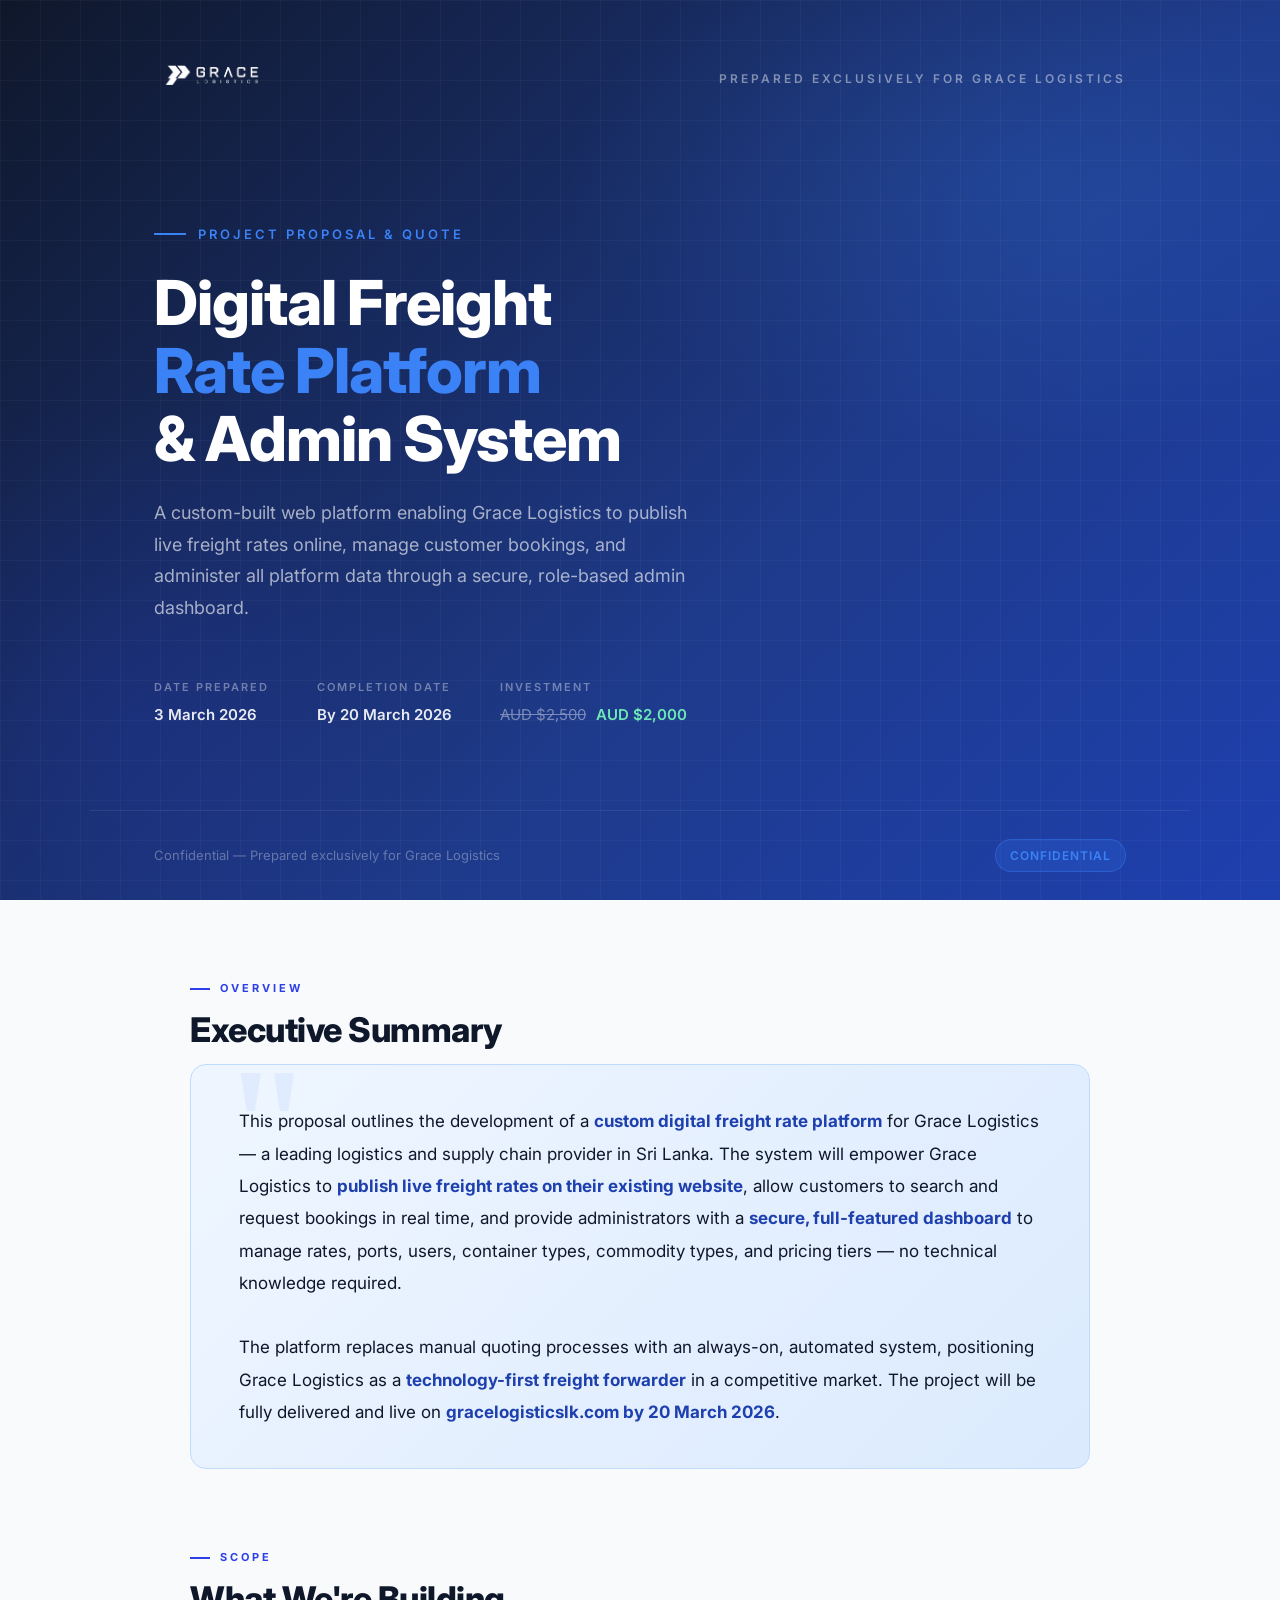
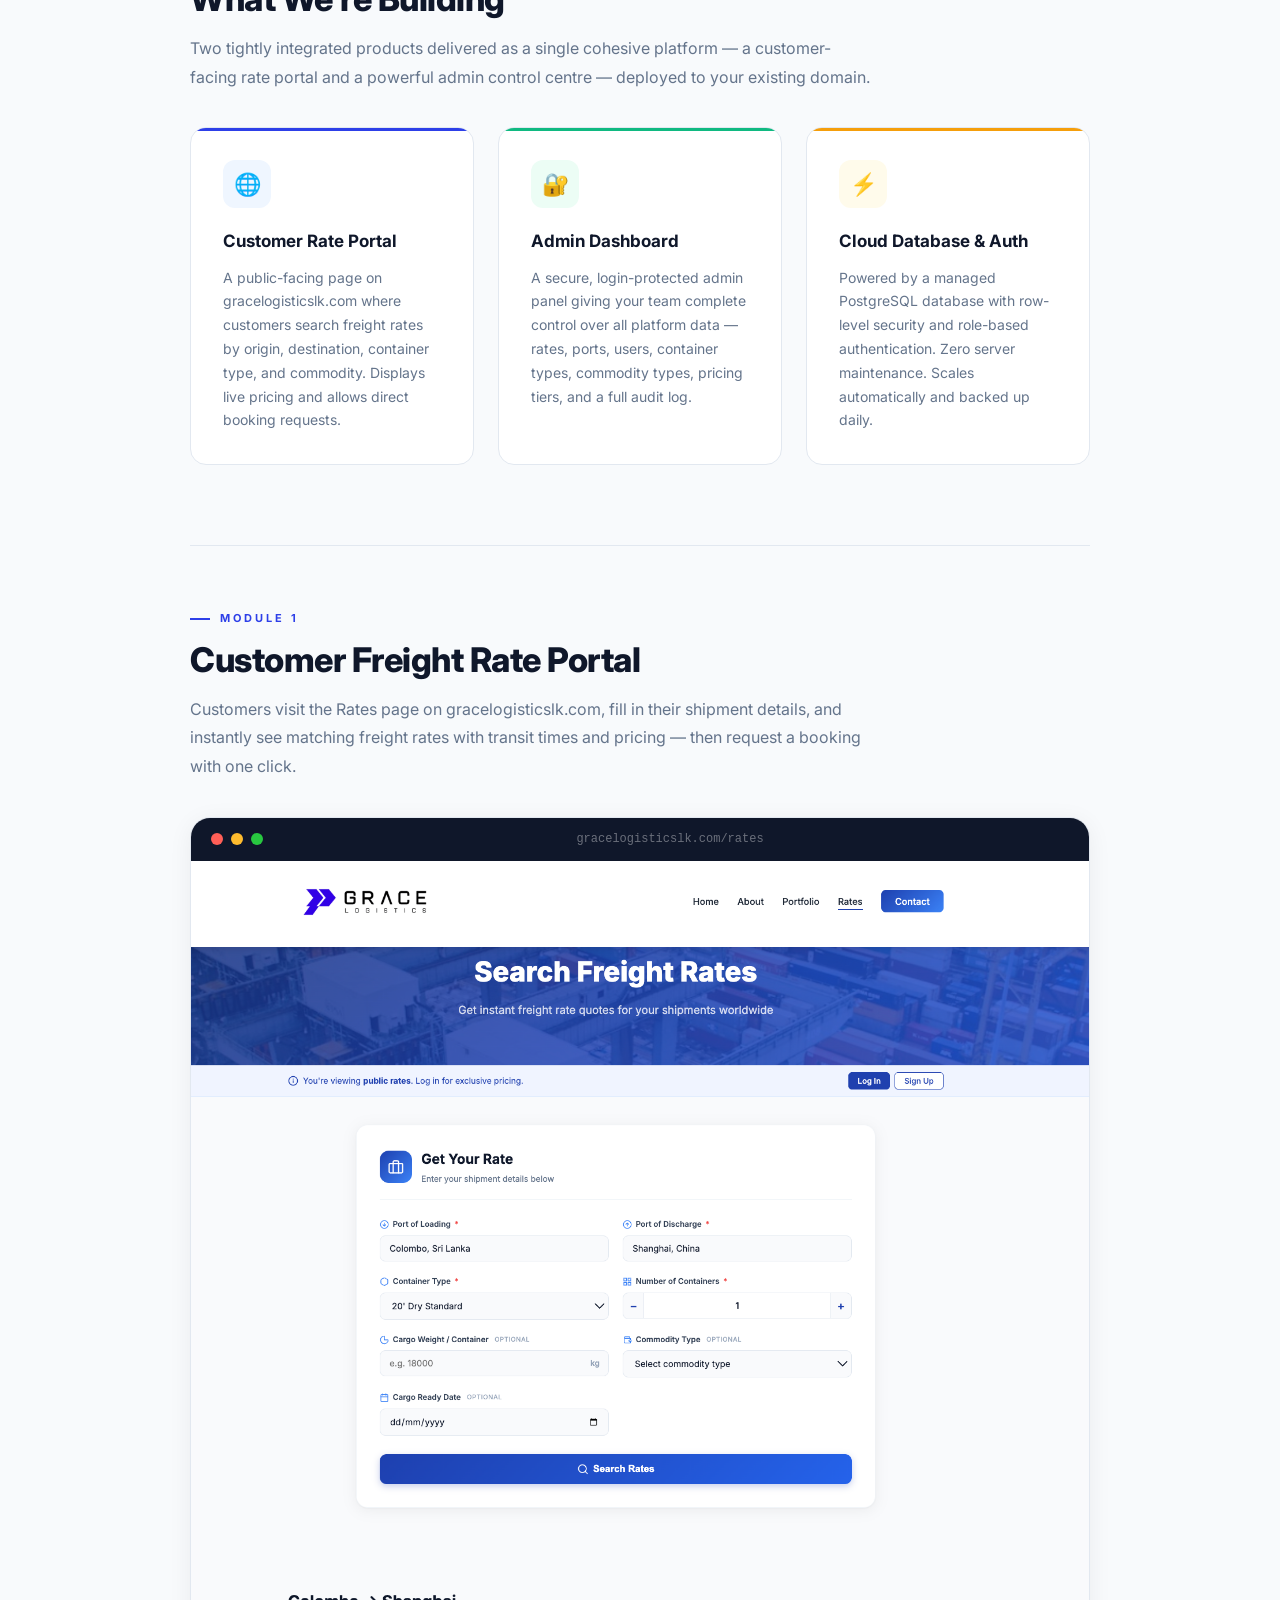
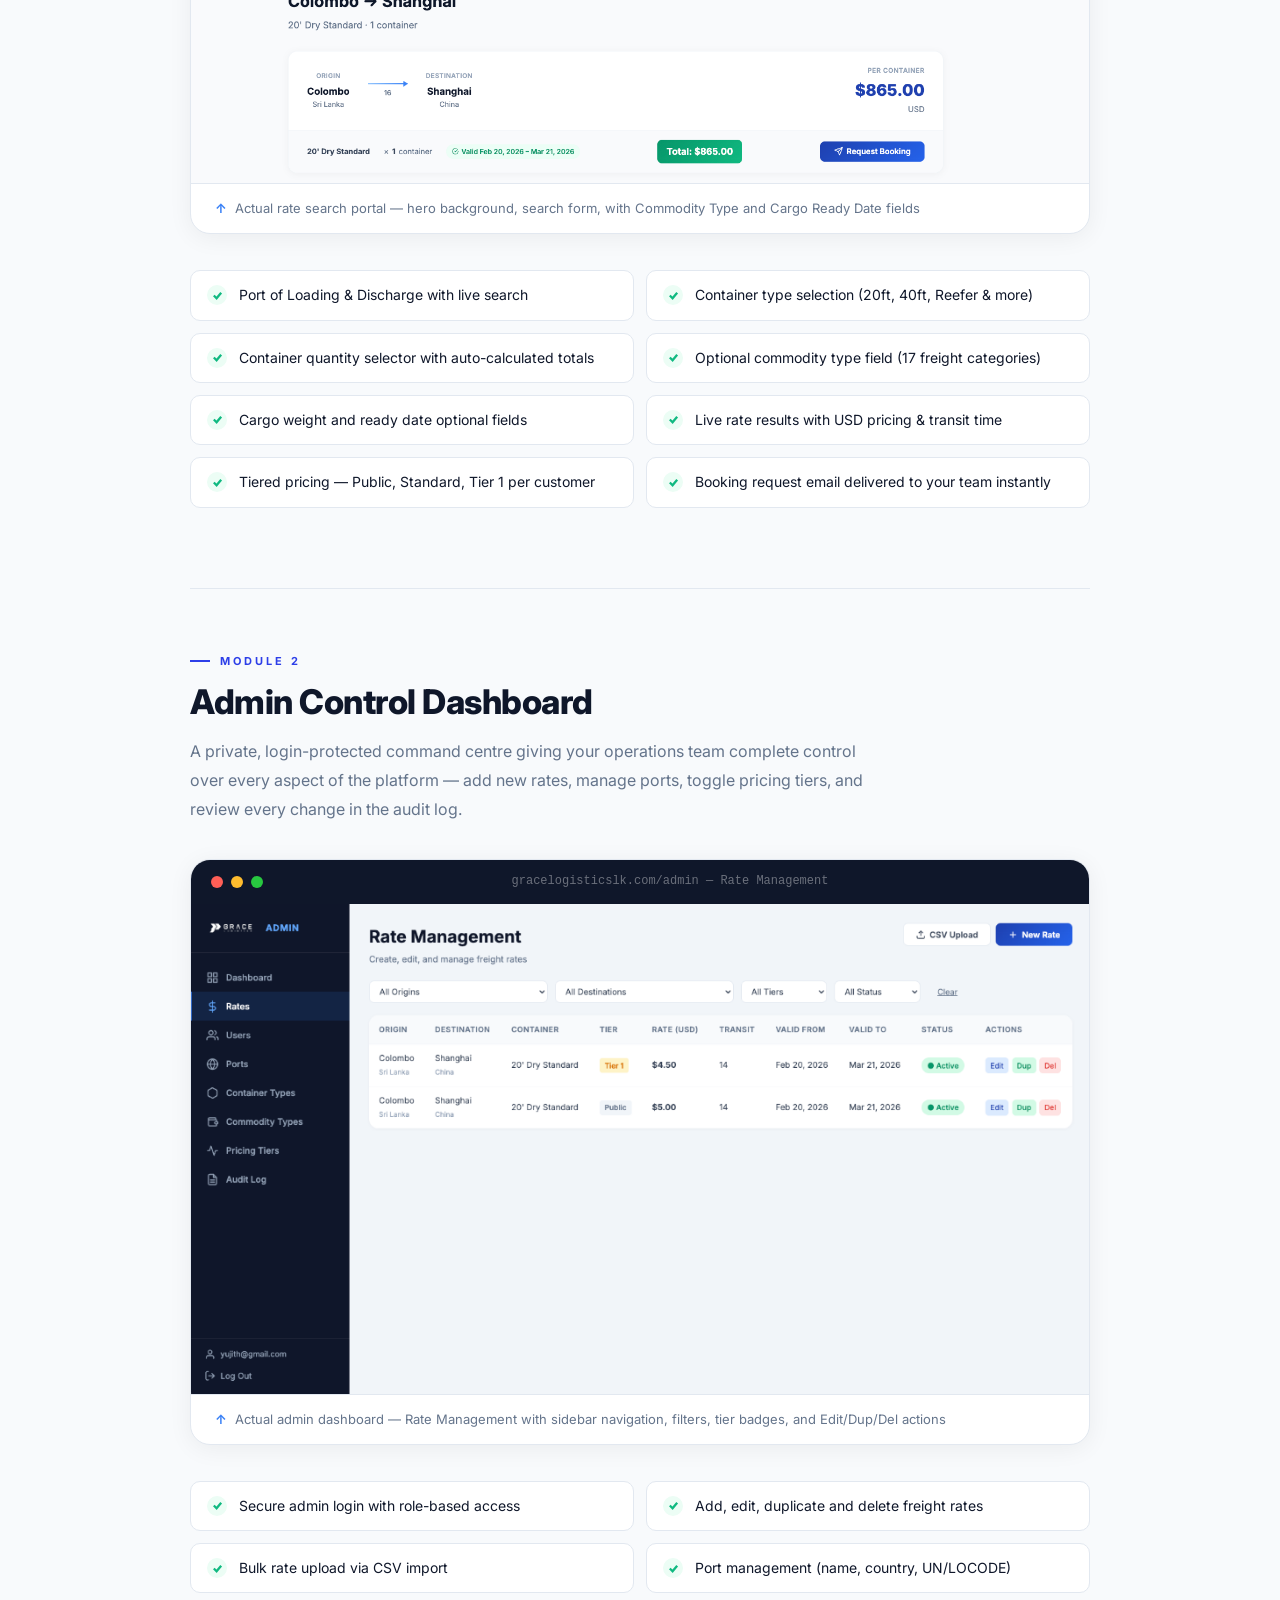
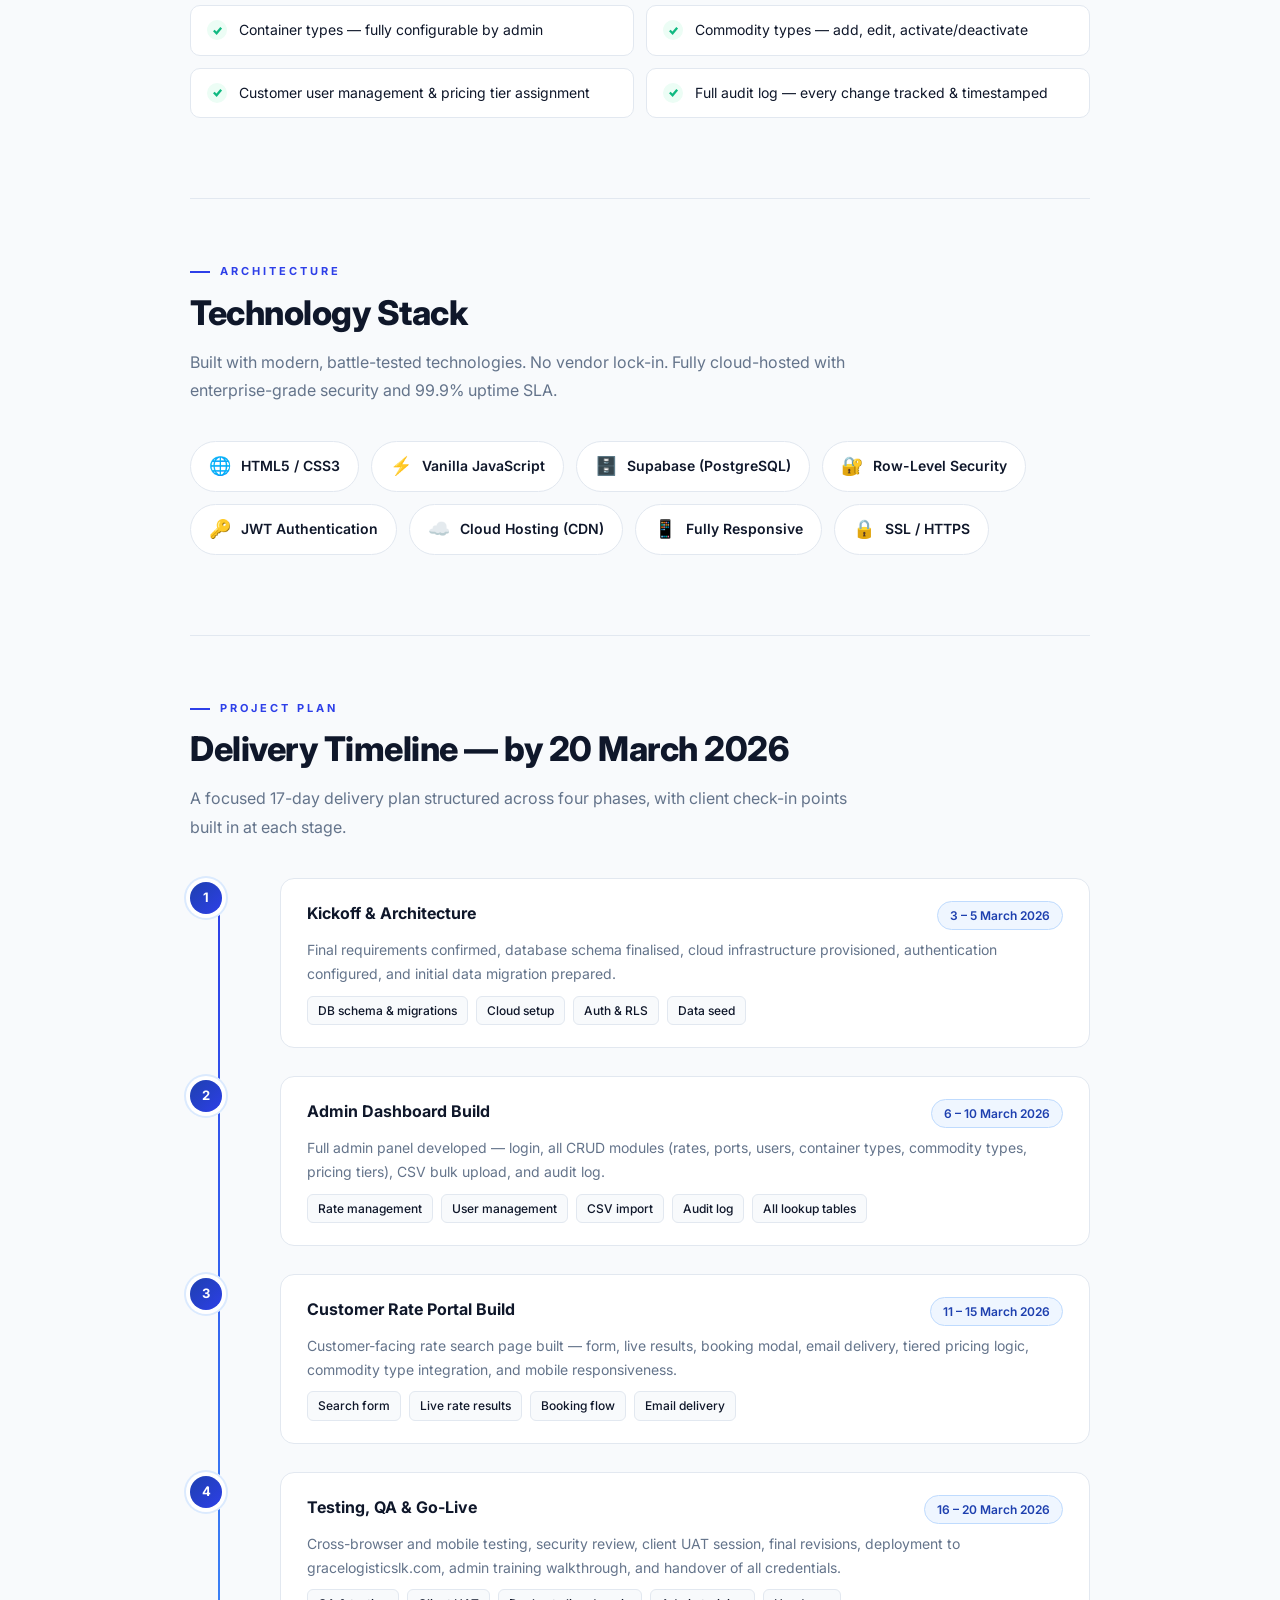
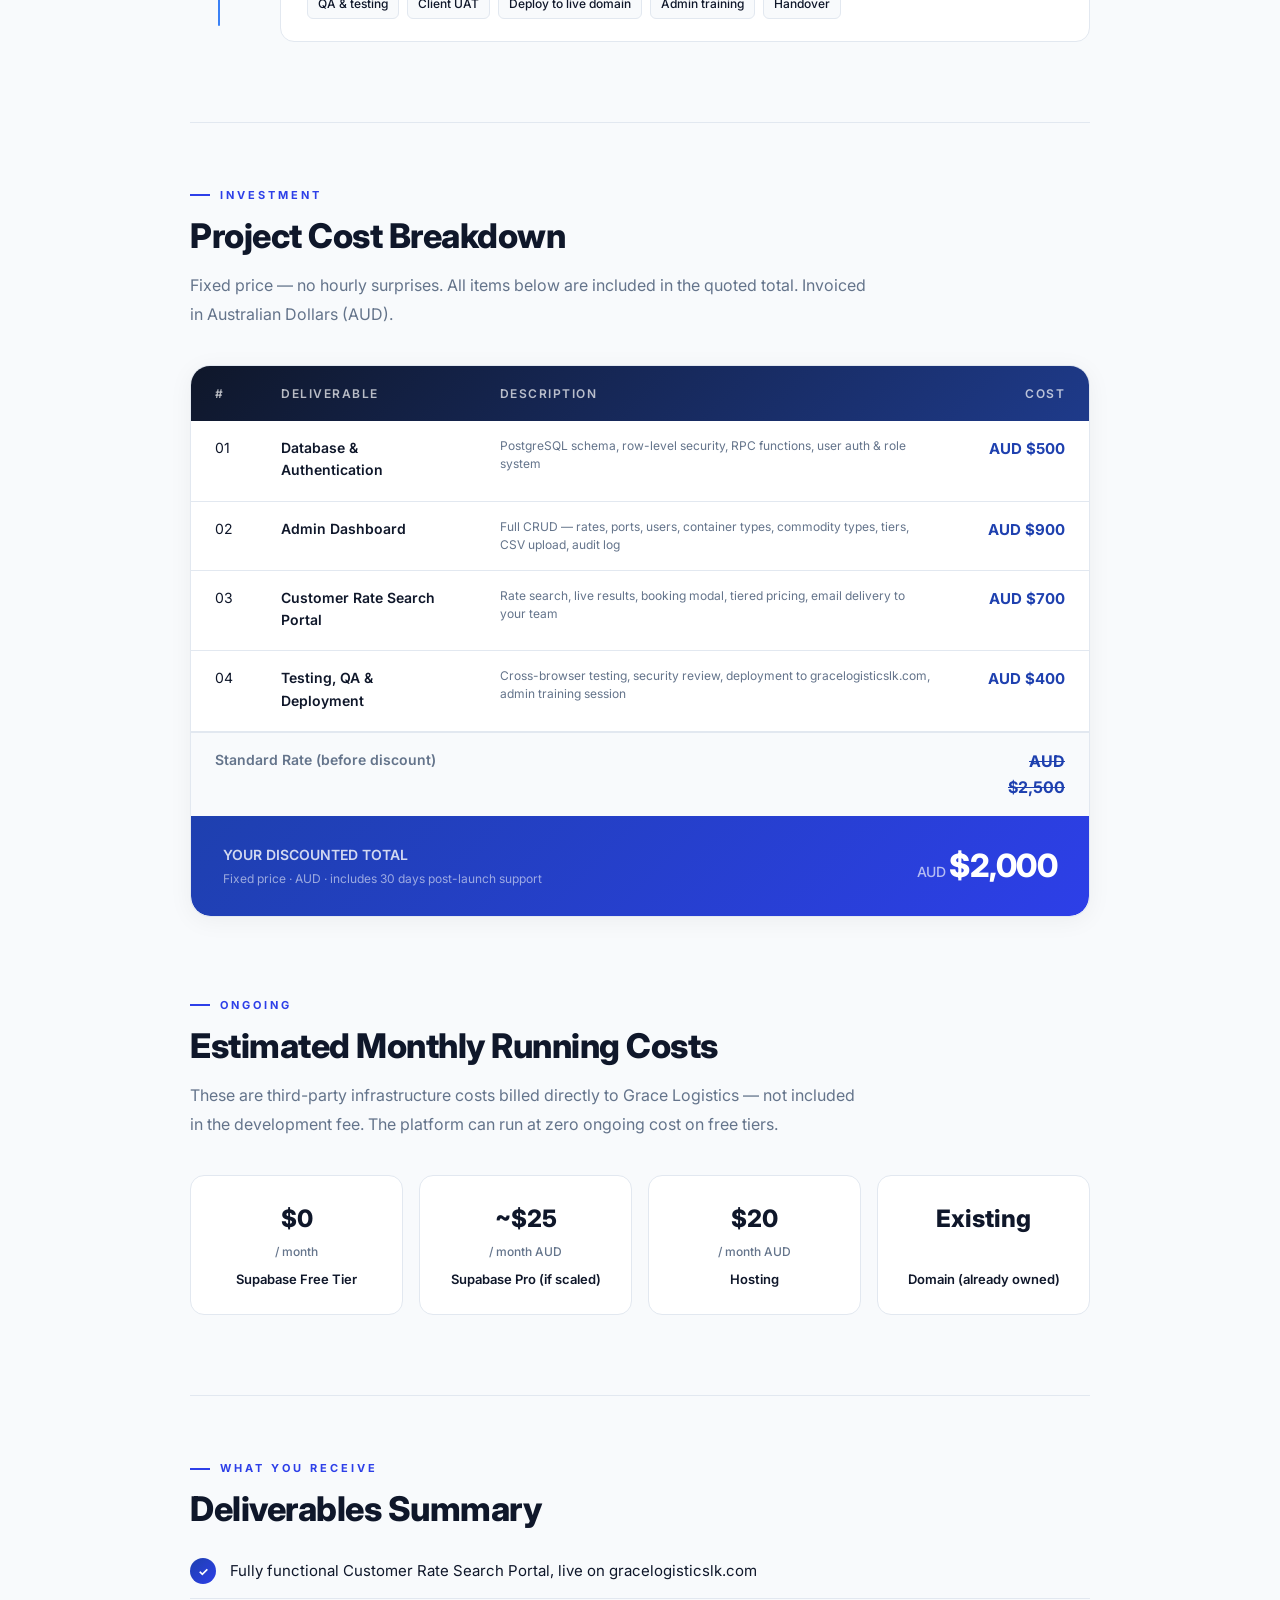
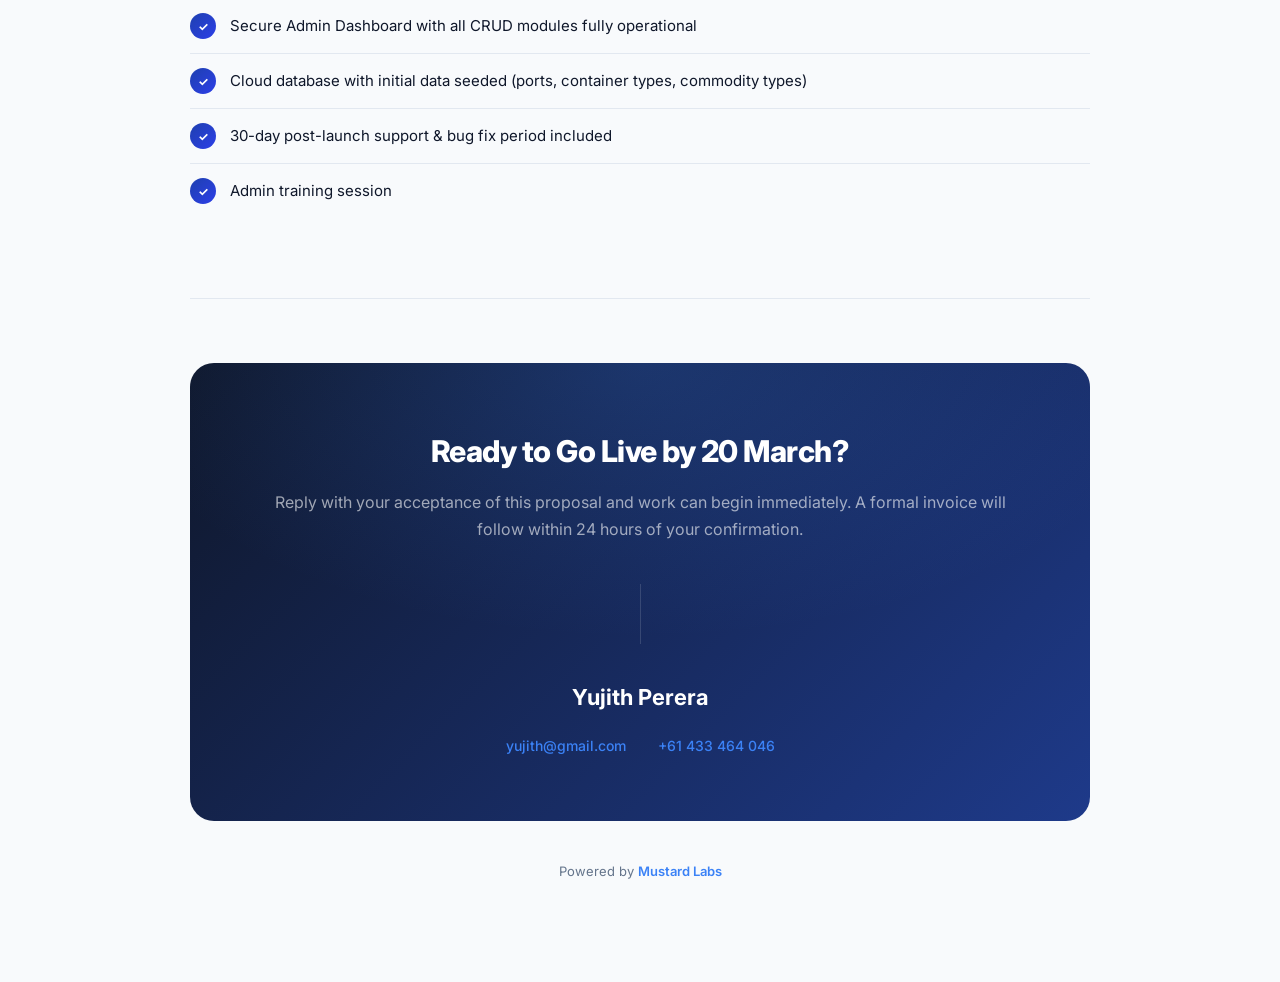
<file: proposal.html>
<!DOCTYPE html>
<html lang="en">

<head>
    <meta charset="UTF-8">
    <meta name="viewport" content="width=device-width, initial-scale=1.0">
    <title>Project Proposal – Grace Logistics Digital Platform</title>
    <link rel="preconnect" href="https://fonts.googleapis.com">
    <link href="https://fonts.googleapis.com/css2?family=Inter:wght@300;400;500;600;700;800;900&display=swap"
        rel="stylesheet">
    <style>
        *,
        *::before,
        *::after {
            box-sizing: border-box;
            margin: 0;
            padding: 0;
        }

        :root {
            --blue: #1e40af;
            --blue-mid: #2D3FE8;
            --blue-lt: #3b82f6;
            --navy: #0f172a;
            --slate: #1e293b;
            --muted: #64748b;
            --border: #e2e8f0;
            --bg: #f8fafc;
            --white: #ffffff;
            --gold: #f59e0b;
            --green: #10b981;
            --red: #ef4444;
        }

        html {
            scroll-behavior: smooth;
        }

        body {
            font-family: 'Inter', sans-serif;
            background: var(--bg);
            color: var(--navy);
            line-height: 1.6;
            font-size: 15px;
        }

        /* ── Cover ── */
        .cover {
            background: linear-gradient(135deg, #0f172a 0%, #1e3a8a 60%, #1e40af 100%);
            min-height: 100vh;
            display: flex;
            flex-direction: column;
            position: relative;
            overflow: hidden;
        }

        .cover::before {
            content: '';
            position: absolute;
            inset: 0;
            background:
                radial-gradient(ellipse 60% 50% at 80% 20%, rgba(59, 130, 246, 0.18) 0%, transparent 60%),
                radial-gradient(ellipse 40% 60% at 10% 80%, rgba(45, 63, 232, 0.15) 0%, transparent 60%);
        }

        .cover-grid {
            position: absolute;
            inset: 0;
            background-image: linear-gradient(rgba(255, 255, 255, 0.03) 1px, transparent 1px), linear-gradient(90deg, rgba(255, 255, 255, 0.03) 1px, transparent 1px);
            background-size: 40px 40px;
        }

        .cover-inner {
            position: relative;
            z-index: 2;
            flex: 1;
            display: flex;
            flex-direction: column;
            padding: 48px 64px;
            max-width: 1100px;
            margin: 0 auto;
            width: 100%;
        }

        .cover-header {
            display: flex;
            justify-content: space-between;
            align-items: center;
            margin-bottom: 80px;
        }

        .cover-logo img {
            height: 54px;
            filter: brightness(0) invert(1);
        }

        .cover-tag {
            font-size: 12px;
            font-weight: 600;
            letter-spacing: 3px;
            color: rgba(255, 255, 255, 0.45);
            text-transform: uppercase;
        }

        .cover-body {
            flex: 1;
            display: flex;
            flex-direction: column;
            justify-content: center;
        }

        .cover-eyebrow {
            font-size: 13px;
            font-weight: 600;
            letter-spacing: 3px;
            text-transform: uppercase;
            color: var(--blue-lt);
            margin-bottom: 24px;
            display: flex;
            align-items: center;
            gap: 12px;
        }

        .cover-eyebrow::before {
            content: '';
            display: block;
            width: 32px;
            height: 2px;
            background: var(--blue-lt);
        }

        .cover-title {
            font-size: clamp(36px, 5vw, 62px);
            font-weight: 800;
            color: #fff;
            line-height: 1.1;
            margin-bottom: 24px;
            letter-spacing: -1px;
        }

        .cover-title span {
            color: var(--blue-lt);
        }

        .cover-subtitle {
            font-size: 18px;
            color: rgba(255, 255, 255, 0.62);
            font-weight: 400;
            max-width: 560px;
            line-height: 1.75;
            margin-bottom: 56px;
        }

        .cover-meta {
            display: flex;
            gap: 48px;
            flex-wrap: wrap;
        }

        .cover-meta-label {
            font-size: 11px;
            letter-spacing: 2px;
            text-transform: uppercase;
            color: rgba(255, 255, 255, 0.38);
            margin-bottom: 6px;
            font-weight: 600;
        }

        .cover-meta-value {
            font-size: 15px;
            font-weight: 600;
            color: rgba(255, 255, 255, 0.9);
        }

        .cover-meta-value .orig {
            text-decoration: line-through;
            opacity: 0.45;
            margin-right: 6px;
            font-weight: 400;
        }

        .cover-meta-value .disc {
            color: #6ee7b7;
        }

        .cover-footer {
            position: relative;
            z-index: 2;
            padding: 28px 64px;
            border-top: 1px solid rgba(255, 255, 255, 0.08);
            display: flex;
            justify-content: space-between;
            align-items: center;
            max-width: 1100px;
            margin: 0 auto;
            width: 100%;
        }

        .cover-footer-text {
            font-size: 13px;
            color: rgba(255, 255, 255, 0.32);
        }

        .cover-badge {
            background: rgba(59, 130, 246, 0.18);
            border: 1px solid rgba(59, 130, 246, 0.38);
            color: var(--blue-lt);
            font-size: 12px;
            font-weight: 600;
            letter-spacing: 1px;
            padding: 6px 14px;
            border-radius: 100px;
        }

        /* ── Page Body ── */
        .page {
            max-width: 980px;
            margin: 0 auto;
            padding: 80px 40px;
        }

        .section {
            margin-bottom: 80px;
        }

        .section-label {
            font-size: 11px;
            font-weight: 700;
            letter-spacing: 3px;
            text-transform: uppercase;
            color: var(--blue-mid);
            margin-bottom: 12px;
            display: flex;
            align-items: center;
            gap: 10px;
        }

        .section-label::before {
            content: '';
            width: 20px;
            height: 2px;
            background: var(--blue-mid);
            display: block;
        }

        .section-title {
            font-size: clamp(24px, 3vw, 34px);
            font-weight: 800;
            color: var(--navy);
            letter-spacing: -0.5px;
            line-height: 1.2;
            margin-bottom: 14px;
        }

        .section-desc {
            font-size: 16px;
            color: var(--muted);
            max-width: 680px;
            line-height: 1.8;
            margin-bottom: 36px;
        }

        /* ── Executive Summary ── */
        .exec-summary {
            background: linear-gradient(135deg, #eff6ff, #dbeafe);
            border: 1px solid #bfdbfe;
            border-radius: 16px;
            padding: 40px 48px;
            margin-bottom: 72px;
            position: relative;
            overflow: hidden;
        }

        .exec-summary::before {
            content: '"';
            position: absolute;
            top: -20px;
            left: 32px;
            font-size: 160px;
            font-weight: 900;
            color: rgba(59, 130, 246, 0.08);
            line-height: 1;
            font-family: Georgia, serif;
        }

        .exec-summary-text {
            font-size: 17px;
            line-height: 1.9;
            color: var(--navy);
            font-weight: 400;
            position: relative;
        }

        .exec-summary-text strong {
            color: var(--blue);
            font-weight: 700;
        }

        /* ── Scope Cards ── */
        .scope-grid {
            display: grid;
            grid-template-columns: repeat(auto-fit, minmax(280px, 1fr));
            gap: 24px;
            margin-bottom: 48px;
        }

        .scope-card {
            background: var(--white);
            border: 1px solid var(--border);
            border-radius: 16px;
            padding: 32px;
            position: relative;
            overflow: hidden;
        }

        .scope-card::after {
            content: '';
            position: absolute;
            top: 0;
            left: 0;
            right: 0;
            height: 3px;
            border-radius: 16px 16px 0 0;
        }

        .scope-card.blue::after {
            background: var(--blue-mid);
        }

        .scope-card.green::after {
            background: var(--green);
        }

        .scope-card.gold::after {
            background: var(--gold);
        }

        .scope-card:hover {
            box-shadow: 0 8px 40px rgba(0, 0, 0, 0.07);
        }

        .scope-icon {
            width: 48px;
            height: 48px;
            border-radius: 12px;
            display: flex;
            align-items: center;
            justify-content: center;
            margin-bottom: 20px;
            font-size: 22px;
        }

        .scope-icon.blue {
            background: #eff6ff;
        }

        .scope-icon.green {
            background: #ecfdf5;
        }

        .scope-icon.gold {
            background: #fffbeb;
        }

        .scope-card-title {
            font-size: 17px;
            font-weight: 700;
            color: var(--navy);
            margin-bottom: 10px;
        }

        .scope-card-desc {
            font-size: 14px;
            color: var(--muted);
            line-height: 1.7;
        }

        /* ── Screenshots ── */
        .screenshot-block {
            background: var(--white);
            border: 1px solid var(--border);
            border-radius: 20px;
            overflow: hidden;
            margin-bottom: 36px;
            box-shadow: 0 4px 24px rgba(0, 0, 0, 0.06);
        }

        .screenshot-bar {
            background: var(--navy);
            padding: 12px 20px;
            display: flex;
            align-items: center;
            gap: 8px;
        }

        .dot {
            width: 12px;
            height: 12px;
            border-radius: 50%;
        }

        .dot.r {
            background: #ff5f57;
        }

        .dot.y {
            background: #febc2e;
        }

        .dot.g {
            background: #28c840;
        }

        .screenshot-url {
            flex: 1;
            text-align: center;
            font-size: 12px;
            color: rgba(255, 255, 255, 0.38);
            font-family: monospace;
        }

        .screenshot-block img {
            width: 100%;
            display: block;
        }

        .screenshot-caption {
            padding: 14px 24px;
            font-size: 13px;
            color: var(--muted);
            border-top: 1px solid var(--border);
            display: flex;
            align-items: center;
            gap: 8px;
        }

        .screenshot-caption::before {
            content: '↑';
            color: var(--blue-lt);
            font-weight: 700;
        }

        /* ── Features ── */
        .feature-columns {
            display: grid;
            grid-template-columns: 1fr 1fr;
            gap: 12px;
            margin-bottom: 40px;
        }

        .feature-item {
            display: flex;
            align-items: flex-start;
            gap: 12px;
            padding: 13px 16px;
            background: var(--white);
            border: 1px solid var(--border);
            border-radius: 10px;
            font-size: 14px;
            color: var(--navy);
        }

        .feature-check {
            width: 20px;
            height: 20px;
            background: #ecfdf5;
            border-radius: 50%;
            display: flex;
            align-items: center;
            justify-content: center;
            flex-shrink: 0;
            margin-top: 1px;
        }

        .feature-check svg {
            width: 11px;
            height: 11px;
            stroke: var(--green);
            stroke-width: 2.5;
        }

        /* ── Timeline ── */
        .timeline {
            position: relative;
        }

        .timeline::before {
            content: '';
            position: absolute;
            left: 28px;
            top: 16px;
            bottom: 16px;
            width: 2px;
            background: linear-gradient(180deg, var(--blue-mid), var(--blue-lt));
            border-radius: 2px;
        }

        .tl-item {
            display: flex;
            gap: 32px;
            margin-bottom: 28px;
        }

        .tl-dot {
            width: 58px;
            flex-shrink: 0;
            display: flex;
            align-items: flex-start;
        }

        .tl-circle {
            width: 32px;
            height: 32px;
            background: linear-gradient(135deg, var(--blue), var(--blue-mid));
            border-radius: 50%;
            display: flex;
            align-items: center;
            justify-content: center;
            color: white;
            font-size: 13px;
            font-weight: 700;
            flex-shrink: 0;
            position: relative;
            z-index: 1;
            box-shadow: 0 0 0 4px white, 0 0 0 6px #dbeafe;
            margin-top: 4px;
        }

        .tl-content {
            background: var(--white);
            border: 1px solid var(--border);
            border-radius: 14px;
            padding: 22px 26px;
            flex: 1;
        }

        .tl-header {
            display: flex;
            justify-content: space-between;
            align-items: flex-start;
            margin-bottom: 8px;
            flex-wrap: wrap;
            gap: 8px;
        }

        .tl-phase {
            font-size: 16px;
            font-weight: 700;
            color: var(--navy);
        }

        .tl-week {
            font-size: 12px;
            font-weight: 600;
            color: var(--blue);
            background: #eff6ff;
            border: 1px solid #bfdbfe;
            padding: 4px 12px;
            border-radius: 100px;
            white-space: nowrap;
        }

        .tl-desc {
            font-size: 14px;
            color: var(--muted);
            line-height: 1.7;
            margin-bottom: 10px;
        }

        .tl-tasks {
            display: flex;
            flex-wrap: wrap;
            gap: 8px;
        }

        .tl-task {
            font-size: 12px;
            font-weight: 500;
            color: var(--navy);
            background: var(--bg);
            border: 1px solid var(--border);
            padding: 4px 10px;
            border-radius: 6px;
        }

        /* ── Pricing ── */
        .pricing-table {
            background: var(--white);
            border: 1px solid var(--border);
            border-radius: 20px;
            overflow: hidden;
            margin-bottom: 24px;
            box-shadow: 0 4px 24px rgba(0, 0, 0, 0.05);
        }

        .pricing-table table {
            width: 100%;
            border-collapse: collapse;
        }

        .pricing-table thead {
            background: linear-gradient(135deg, #0f172a, #1e3a8a);
            color: white;
        }

        .pricing-table thead th {
            padding: 18px 24px;
            text-align: left;
            font-size: 12px;
            font-weight: 600;
            letter-spacing: 1.5px;
            text-transform: uppercase;
            color: rgba(255, 255, 255, 0.7);
        }

        .pricing-table thead th:last-child {
            text-align: right;
        }

        .pricing-table tbody tr {
            border-bottom: 1px solid var(--border);
        }

        .pricing-table tbody tr:last-child {
            border-bottom: none;
        }

        .pricing-table tbody tr:hover {
            background: #f8fafc;
        }

        .pricing-table tbody td {
            padding: 16px 24px;
            font-size: 14px;
            color: var(--navy);
            vertical-align: top;
        }

        .pricing-table tbody td:last-child {
            text-align: right;
            font-weight: 700;
            font-size: 15px;
            color: var(--blue);
        }

        .item-title {
            font-weight: 600;
            margin-bottom: 3px;
        }

        .item-desc {
            font-size: 12px;
            color: var(--muted);
            line-height: 1.5;
        }

        .pricing-subtotal {
            background: #f8fafc;
            border-top: 2px solid var(--border);
        }

        .pricing-subtotal td {
            padding: 14px 24px;
            font-size: 14px;
            color: var(--muted);
        }

        .pricing-subtotal td:last-child {
            font-size: 16px;
            color: var(--muted);
            text-decoration: line-through;
        }

        .pricing-total {
            background: linear-gradient(135deg, #1e40af, #2D3FE8);
            color: white;
            padding: 24px 32px;
            display: flex;
            justify-content: space-between;
            align-items: center;
            border-radius: 0 0 20px 20px;
        }

        .pricing-total-label {
            font-size: 14px;
            font-weight: 600;
            opacity: 0.8;
        }

        .pricing-total-sub {
            font-size: 12px;
            opacity: 0.55;
            margin-top: 3px;
        }

        .pricing-total-amount {
            font-size: 32px;
            font-weight: 800;
            letter-spacing: -0.5px;
        }

        .pricing-total-amount .aud-label {
            font-size: 14px;
            font-weight: 500;
            opacity: 0.65;
            margin-right: 4px;
        }

        .savings-badge {
            display: inline-flex;
            align-items: center;
            gap: 6px;
            background: #dcfce7;
            border: 1px solid #86efac;
            color: #15803d;
            font-size: 13px;
            font-weight: 700;
            padding: 8px 16px;
            border-radius: 100px;
            margin-bottom: 20px;
        }

        .pricing-note {
            font-size: 13px;
            color: var(--muted);
            margin-top: 12px;
            padding: 14px 20px;
            background: #fffbeb;
            border: 1px solid #fde68a;
            border-radius: 10px;
            display: flex;
            gap: 10px;
            align-items: flex-start;
        }

        /* ── Recurring Costs ── */
        .recurring-grid {
            display: grid;
            grid-template-columns: repeat(auto-fit, minmax(180px, 1fr));
            gap: 16px;
            margin-bottom: 48px;
        }

        .recurring-card {
            background: var(--white);
            border: 1px solid var(--border);
            border-radius: 14px;
            padding: 24px;
            text-align: center;
        }

        .recurring-card .amount {
            font-size: 24px;
            font-weight: 800;
            color: var(--navy);
            margin-bottom: 4px;
        }

        .recurring-card .period {
            font-size: 12px;
            color: var(--muted);
            font-weight: 500;
            margin-bottom: 8px;
        }

        .recurring-card .label {
            font-size: 13px;
            font-weight: 600;
            color: var(--navy);
        }

        /* ── Tech Stack ── */
        .tech-grid {
            display: flex;
            flex-wrap: wrap;
            gap: 12px;
            margin-bottom: 48px;
        }

        .tech-pill {
            display: flex;
            align-items: center;
            gap: 10px;
            padding: 10px 18px;
            background: var(--white);
            border: 1px solid var(--border);
            border-radius: 100px;
            font-size: 14px;
            font-weight: 600;
            color: var(--navy);
        }

        .tech-pill span {
            font-size: 18px;
        }

        /* ── Deliverables ── */
        .deliverables-list {
            list-style: none;
            margin-bottom: 48px;
        }

        .deliverables-list li {
            display: flex;
            align-items: center;
            gap: 14px;
            padding: 14px 0;
            border-bottom: 1px solid var(--border);
            font-size: 15px;
            color: var(--navy);
        }

        .deliverables-list li:last-child {
            border-bottom: none;
        }

        .deliverables-list li::before {
            content: '✓';
            width: 26px;
            height: 26px;
            background: linear-gradient(135deg, var(--blue), var(--blue-mid));
            color: white;
            border-radius: 50%;
            display: flex;
            align-items: center;
            justify-content: center;
            font-size: 12px;
            font-weight: 700;
            flex-shrink: 0;
        }

        /* ── CTA ── */
        .cta-block {
            background: linear-gradient(135deg, #0f172a 0%, #1e3a8a 100%);
            border-radius: 24px;
            padding: 64px;
            text-align: center;
            color: white;
            position: relative;
            overflow: hidden;
        }

        .cta-block::before {
            content: '';
            position: absolute;
            inset: 0;
            background: radial-gradient(ellipse 60% 60% at 50% 0%, rgba(59, 130, 246, 0.2), transparent);
        }

        .cta-block * {
            position: relative;
            z-index: 1;
        }

        .cta-block h2 {
            font-size: 30px;
            font-weight: 800;
            margin-bottom: 14px;
            letter-spacing: -0.5px;
        }

        .cta-block p {
            font-size: 16px;
            color: rgba(255, 255, 255, 0.6);
            margin-bottom: 40px;
            line-height: 1.7;
        }

        .cta-divider {
            width: 1px;
            height: 60px;
            background: rgba(255, 255, 255, 0.14);
            margin: 0 auto 36px;
        }

        .sig-name {
            font-size: 22px;
            font-weight: 700;
            color: white;
            margin-bottom: 4px;
        }

        .sig-title {
            font-size: 14px;
            color: rgba(255, 255, 255, 0.45);
            margin-bottom: 20px;
        }

        .sig-contact {
            display: flex;
            justify-content: center;
            gap: 32px;
            flex-wrap: wrap;
        }

        .sig-contact a {
            color: var(--blue-lt);
            font-size: 14px;
            font-weight: 500;
            text-decoration: none;
        }

        .hr {
            border: none;
            border-top: 1px solid var(--border);
            margin: 64px 0;
        }

        @media (max-width: 640px) {
            .cover-inner {
                padding: 32px 24px;
            }

            .cover-footer {
                padding: 20px 24px;
            }

            .page {
                padding: 48px 20px;
            }

            .feature-columns {
                grid-template-columns: 1fr;
            }

            .cta-block {
                padding: 40px 24px;
            }

            .cover-header {
                flex-direction: column;
                gap: 16px;
                align-items: flex-start;
            }
        }

        @media print {
            .cover {
                min-height: 100vh;
                page-break-after: always;
            }

            body {
                font-size: 13px;
            }

            .page {
                padding: 48px 32px;
            }
        }
    </style>
</head>

<body>

    <!-- ═══════════════ COVER ═══════════════ -->
    <div class="cover">
        <div class="cover-grid"></div>
        <div class="cover-inner">
            <div class="cover-header">
                <div class="cover-logo">
                    <img src="images/image.png" alt="Grace Logistics">
                </div>
                <span class="cover-tag">Prepared Exclusively for Grace Logistics</span>
            </div>
            <div class="cover-body">
                <div class="cover-eyebrow">Project Proposal &amp; Quote</div>
                <h1 class="cover-title">
                    Digital Freight<br>
                    <span>Rate Platform</span><br>
                    &amp; Admin System
                </h1>
                <p class="cover-subtitle">
                    A custom-built web platform enabling Grace Logistics to publish live freight rates online, manage
                    customer bookings, and administer all platform data through a secure, role-based admin dashboard.
                </p>
                <div class="cover-meta">
                    <div class="cover-meta-item">
                        <div class="cover-meta-label">Date Prepared</div>
                        <div class="cover-meta-value">3 March 2026</div>
                    </div>
                    <div class="cover-meta-item">
                        <div class="cover-meta-label">Completion Date</div>
                        <div class="cover-meta-value">By 20 March 2026</div>
                    </div>
                    <div class="cover-meta-item">
                        <div class="cover-meta-label">Investment</div>
                        <div class="cover-meta-value">
                            <span class="orig">AUD $2,500</span>
                            <span class="disc">AUD $2,000</span>
                        </div>
                    </div>
                </div>
            </div>
        </div>
        <div class="cover-footer">
            <span class="cover-footer-text">Confidential — Prepared exclusively for Grace Logistics</span>
            <span class="cover-badge">CONFIDENTIAL</span>
        </div>
    </div>


    <!-- ═══════════════ CONTENT ═══════════════ -->
    <div class="page">

        <!-- Executive Summary -->
        <div class="section" style="margin-top:0;">
            <div class="section-label">Overview</div>
            <h2 class="section-title">Executive Summary</h2>
            <div class="exec-summary">
                <p class="exec-summary-text">
                    This proposal outlines the development of a <strong>custom digital freight rate platform</strong>
                    for Grace Logistics — a leading logistics and supply chain provider in Sri Lanka. The system will
                    empower Grace Logistics to <strong>publish live freight rates on their existing website</strong>,
                    allow customers to search and request bookings in real time, and provide administrators with a
                    <strong>secure, full-featured dashboard</strong> to manage rates, ports, users, container types,
                    commodity types, and pricing tiers — no technical knowledge required.<br><br>
                    The platform replaces manual quoting processes with an always-on, automated system, positioning
                    Grace Logistics as a <strong>technology-first freight forwarder</strong> in a competitive market.
                    The project will be fully delivered and live on <strong>gracelogisticslk.com by 20 March
                        2026</strong>.
                </p>
            </div>
        </div>

        <!-- Scope of Work -->
        <div class="section">
            <div class="section-label">Scope</div>
            <h2 class="section-title">What We're Building</h2>
            <p class="section-desc">Two tightly integrated products delivered as a single cohesive platform — a
                customer-facing rate portal and a powerful admin control centre — deployed to your existing domain.</p>
            <div class="scope-grid">
                <div class="scope-card blue">
                    <div class="scope-icon blue">🌐</div>
                    <div class="scope-card-title">Customer Rate Portal</div>
                    <div class="scope-card-desc">A public-facing page on gracelogisticslk.com where customers search
                        freight rates by origin, destination, container type, and commodity. Displays live pricing and
                        allows direct booking requests.</div>
                </div>
                <div class="scope-card green">
                    <div class="scope-icon green">🔐</div>
                    <div class="scope-card-title">Admin Dashboard</div>
                    <div class="scope-card-desc">A secure, login-protected admin panel giving your team complete control
                        over all platform data — rates, ports, users, container types, commodity types, pricing tiers,
                        and a full audit log.</div>
                </div>
                <div class="scope-card gold">
                    <div class="scope-icon gold">⚡</div>
                    <div class="scope-card-title">Cloud Database &amp; Auth</div>
                    <div class="scope-card-desc">Powered by a managed PostgreSQL database with row-level security and
                        role-based authentication. Zero server maintenance. Scales automatically and backed up daily.
                    </div>
                </div>
            </div>
        </div>

        <hr class="hr">

        <!-- Rate Portal -->
        <div class="section">
            <div class="section-label">Module 1</div>
            <h2 class="section-title">Customer Freight Rate Portal</h2>
            <p class="section-desc">Customers visit the Rates page on gracelogisticslk.com, fill in their shipment
                details, and instantly see matching freight rates with transit times and pricing — then request a
                booking with one click.</p>

            <div class="screenshot-block">
                <div class="screenshot-bar">
                    <div class="dot r"></div>
                    <div class="dot y"></div>
                    <div class="dot g"></div>
                    <div class="screenshot-url">gracelogisticslk.com/rates</div>
                </div>
                <img src="images/screenshot_rates1.png" alt="Customer Rate Search Portal">
                <div class="screenshot-caption">Actual rate search portal — hero background, search form, with Commodity
                    Type and Cargo Ready Date fields</div>
            </div>

            <div class="feature-columns">
                <div class="feature-item">
                    <div class="feature-check"><svg viewBox="0 0 12 12" fill="none">
                            <polyline points="2,6 5,9 10,3" />
                        </svg></div>Port of Loading &amp; Discharge with live search
                </div>
                <div class="feature-item">
                    <div class="feature-check"><svg viewBox="0 0 12 12" fill="none">
                            <polyline points="2,6 5,9 10,3" />
                        </svg></div>Container type selection (20ft, 40ft, Reefer &amp; more)
                </div>
                <div class="feature-item">
                    <div class="feature-check"><svg viewBox="0 0 12 12" fill="none">
                            <polyline points="2,6 5,9 10,3" />
                        </svg></div>Container quantity selector with auto-calculated totals
                </div>
                <div class="feature-item">
                    <div class="feature-check"><svg viewBox="0 0 12 12" fill="none">
                            <polyline points="2,6 5,9 10,3" />
                        </svg></div>Optional commodity type field (17 freight categories)
                </div>
                <div class="feature-item">
                    <div class="feature-check"><svg viewBox="0 0 12 12" fill="none">
                            <polyline points="2,6 5,9 10,3" />
                        </svg></div>Cargo weight and ready date optional fields
                </div>
                <div class="feature-item">
                    <div class="feature-check"><svg viewBox="0 0 12 12" fill="none">
                            <polyline points="2,6 5,9 10,3" />
                        </svg></div>Live rate results with USD pricing &amp; transit time
                </div>
                <div class="feature-item">
                    <div class="feature-check"><svg viewBox="0 0 12 12" fill="none">
                            <polyline points="2,6 5,9 10,3" />
                        </svg></div>Tiered pricing — Public, Standard, Tier 1 per customer
                </div>
                <div class="feature-item">
                    <div class="feature-check"><svg viewBox="0 0 12 12" fill="none">
                            <polyline points="2,6 5,9 10,3" />
                        </svg></div>Booking request email delivered to your team instantly
                </div>
            </div>
        </div>

        <hr class="hr">

        <!-- Admin Panel -->
        <div class="section">
            <div class="section-label">Module 2</div>
            <h2 class="section-title">Admin Control Dashboard</h2>
            <p class="section-desc">A private, login-protected command centre giving your operations team complete
                control over every aspect of the platform — add new rates, manage ports, toggle pricing tiers, and
                review every change in the audit log.</p>

            <div class="screenshot-block">
                <div class="screenshot-bar">
                    <div class="dot r"></div>
                    <div class="dot y"></div>
                    <div class="dot g"></div>
                    <div class="screenshot-url">gracelogisticslk.com/admin — Rate Management</div>
                </div>
                <img src="images/screenshot_admin.png" alt="Admin Dashboard">
                <div class="screenshot-caption">Actual admin dashboard — Rate Management with sidebar navigation,
                    filters, tier badges, and Edit/Dup/Del actions</div>
            </div>

            <div class="feature-columns">
                <div class="feature-item">
                    <div class="feature-check"><svg viewBox="0 0 12 12" fill="none">
                            <polyline points="2,6 5,9 10,3" />
                        </svg></div>Secure admin login with role-based access
                </div>
                <div class="feature-item">
                    <div class="feature-check"><svg viewBox="0 0 12 12" fill="none">
                            <polyline points="2,6 5,9 10,3" />
                        </svg></div>Add, edit, duplicate and delete freight rates
                </div>
                <div class="feature-item">
                    <div class="feature-check"><svg viewBox="0 0 12 12" fill="none">
                            <polyline points="2,6 5,9 10,3" />
                        </svg></div>Bulk rate upload via CSV import
                </div>
                <div class="feature-item">
                    <div class="feature-check"><svg viewBox="0 0 12 12" fill="none">
                            <polyline points="2,6 5,9 10,3" />
                        </svg></div>Port management (name, country, UN/LOCODE)
                </div>
                <div class="feature-item">
                    <div class="feature-check"><svg viewBox="0 0 12 12" fill="none">
                            <polyline points="2,6 5,9 10,3" />
                        </svg></div>Container types — fully configurable by admin
                </div>
                <div class="feature-item">
                    <div class="feature-check"><svg viewBox="0 0 12 12" fill="none">
                            <polyline points="2,6 5,9 10,3" />
                        </svg></div>Commodity types — add, edit, activate/deactivate
                </div>
                <div class="feature-item">
                    <div class="feature-check"><svg viewBox="0 0 12 12" fill="none">
                            <polyline points="2,6 5,9 10,3" />
                        </svg></div>Customer user management &amp; pricing tier assignment
                </div>
                <div class="feature-item">
                    <div class="feature-check"><svg viewBox="0 0 12 12" fill="none">
                            <polyline points="2,6 5,9 10,3" />
                        </svg></div>Full audit log — every change tracked &amp; timestamped
                </div>
            </div>
        </div>

        <hr class="hr">

        <!-- Technology -->
        <div class="section">
            <div class="section-label">Architecture</div>
            <h2 class="section-title">Technology Stack</h2>
            <p class="section-desc">Built with modern, battle-tested technologies. No vendor lock-in. Fully cloud-hosted
                with enterprise-grade security and 99.9% uptime SLA.</p>
            <div class="tech-grid">
                <div class="tech-pill"><span>🌐</span> HTML5 / CSS3</div>
                <div class="tech-pill"><span>⚡</span> Vanilla JavaScript</div>
                <div class="tech-pill"><span>🗄️</span> Supabase (PostgreSQL)</div>
                <div class="tech-pill"><span>🔐</span> Row-Level Security</div>
                <div class="tech-pill"><span>🔑</span> JWT Authentication</div>
                <div class="tech-pill"><span>☁️</span> Cloud Hosting (CDN)</div>
                <div class="tech-pill"><span>📱</span> Fully Responsive</div>
                <div class="tech-pill"><span>🔒</span> SSL / HTTPS</div>
            </div>
        </div>

        <hr class="hr">

        <!-- Timeline -->
        <div class="section">
            <div class="section-label">Project Plan</div>
            <h2 class="section-title">Delivery Timeline — by 20 March 2026</h2>
            <p class="section-desc">A focused 17-day delivery plan structured across four phases, with client check-in
                points built in at each stage.</p>

            <div class="timeline">
                <div class="tl-item">
                    <div class="tl-dot">
                        <div class="tl-circle">1</div>
                    </div>
                    <div class="tl-content">
                        <div class="tl-header">
                            <span class="tl-phase">Kickoff &amp; Architecture</span>
                            <span class="tl-week">3 – 5 March 2026</span>
                        </div>
                        <p class="tl-desc">Final requirements confirmed, database schema finalised, cloud infrastructure
                            provisioned, authentication configured, and initial data migration prepared.</p>
                        <div class="tl-tasks">
                            <span class="tl-task">DB schema &amp; migrations</span>
                            <span class="tl-task">Cloud setup</span>
                            <span class="tl-task">Auth &amp; RLS</span>
                            <span class="tl-task">Data seed</span>
                        </div>
                    </div>
                </div>

                <div class="tl-item">
                    <div class="tl-dot">
                        <div class="tl-circle">2</div>
                    </div>
                    <div class="tl-content">
                        <div class="tl-header">
                            <span class="tl-phase">Admin Dashboard Build</span>
                            <span class="tl-week">6 – 10 March 2026</span>
                        </div>
                        <p class="tl-desc">Full admin panel developed — login, all CRUD modules (rates, ports, users,
                            container types, commodity types, pricing tiers), CSV bulk upload, and audit log.</p>
                        <div class="tl-tasks">
                            <span class="tl-task">Rate management</span>
                            <span class="tl-task">User management</span>
                            <span class="tl-task">CSV import</span>
                            <span class="tl-task">Audit log</span>
                            <span class="tl-task">All lookup tables</span>
                        </div>
                    </div>
                </div>

                <div class="tl-item">
                    <div class="tl-dot">
                        <div class="tl-circle">3</div>
                    </div>
                    <div class="tl-content">
                        <div class="tl-header">
                            <span class="tl-phase">Customer Rate Portal Build</span>
                            <span class="tl-week">11 – 15 March 2026</span>
                        </div>
                        <p class="tl-desc">Customer-facing rate search page built — form, live results, booking modal,
                            email delivery, tiered pricing logic, commodity type integration, and mobile responsiveness.
                        </p>
                        <div class="tl-tasks">
                            <span class="tl-task">Search form</span>
                            <span class="tl-task">Live rate results</span>
                            <span class="tl-task">Booking flow</span>
                            <span class="tl-task">Email delivery</span>
                        </div>
                    </div>
                </div>

                <div class="tl-item">
                    <div class="tl-dot">
                        <div class="tl-circle">4</div>
                    </div>
                    <div class="tl-content">
                        <div class="tl-header">
                            <span class="tl-phase">Testing, QA &amp; Go-Live</span>
                            <span class="tl-week">16 – 20 March 2026</span>
                        </div>
                        <p class="tl-desc">Cross-browser and mobile testing, security review, client UAT session, final
                            revisions, deployment to gracelogisticslk.com, admin training walkthrough, and handover of
                            all credentials.</p>
                        <div class="tl-tasks">
                            <span class="tl-task">QA &amp; testing</span>
                            <span class="tl-task">Client UAT</span>
                            <span class="tl-task">Deploy to live domain</span>
                            <span class="tl-task">Admin training</span>
                            <span class="tl-task">Handover</span>
                        </div>
                    </div>
                </div>
            </div>
        </div>

        <hr class="hr">

        <!-- Pricing -->
        <div class="section">
            <div class="section-label">Investment</div>
            <h2 class="section-title">Project Cost Breakdown</h2>
            <p class="section-desc">Fixed price — no hourly surprises. All items below are included in the quoted total.
                Invoiced in Australian Dollars (AUD).</p>

            <div class="pricing-table">
                <table>
                    <thead>
                        <tr>
                            <th>#</th>
                            <th>Deliverable</th>
                            <th>Description</th>
                            <th style="text-align:right">Cost</th>
                        </tr>
                    </thead>
                    <tbody>
                        <tr>
                            <td>01</td>
                            <td>
                                <div class="item-title">Database &amp; Authentication</div>
                            </td>
                            <td>
                                <div class="item-desc">PostgreSQL schema, row-level security, RPC functions, user auth
                                    &amp; role system</div>
                            </td>
                            <td>AUD $500</td>
                        </tr>
                        <tr>
                            <td>02</td>
                            <td>
                                <div class="item-title">Admin Dashboard</div>
                            </td>
                            <td>
                                <div class="item-desc">Full CRUD — rates, ports, users, container types, commodity
                                    types, tiers, CSV upload, audit log</div>
                            </td>
                            <td>AUD $900</td>
                        </tr>
                        <tr>
                            <td>03</td>
                            <td>
                                <div class="item-title">Customer Rate Search Portal</div>
                            </td>
                            <td>
                                <div class="item-desc">Rate search, live results, booking modal, tiered pricing, email
                                    delivery to your team</div>
                            </td>
                            <td>AUD $700</td>
                        </tr>
                        <tr>
                            <td>04</td>
                            <td>
                                <div class="item-title">Testing, QA &amp; Deployment</div>
                            </td>
                            <td>
                                <div class="item-desc">Cross-browser testing, security review, deployment to
                                    gracelogisticslk.com, admin training session</div>
                            </td>
                            <td>AUD $400</td>
                        </tr>
                        <tr class="pricing-subtotal">
                            <td colspan="3" style="font-weight:600; color:var(--muted);">Standard Rate (before discount)
                            </td>
                            <td style="font-weight:700; font-size:16px;">AUD $2,500</td>
                        </tr>
                    </tbody>
                </table>
                <div class="pricing-total">
                    <div>
                        <div class="pricing-total-label">YOUR DISCOUNTED TOTAL</div>
                        <div class="pricing-total-sub">Fixed price · AUD · includes 30 days post-launch support</div>
                    </div>
                    <div class="pricing-total-amount">
                        <span class="aud-label">AUD</span>$2,000
                    </div>
                </div>
            </div>
        </div>

        <!-- Ongoing Costs -->
        <div class="section">
            <div class="section-label">Ongoing</div>
            <h2 class="section-title">Estimated Monthly Running Costs</h2>
            <p class="section-desc">These are third-party infrastructure costs billed directly to Grace Logistics — not
                included in the development fee. The platform can run at zero ongoing cost on free tiers.</p>
            <div class="recurring-grid">
                <div class="recurring-card">
                    <div class="amount">$0</div>
                    <div class="period">/ month</div>
                    <div class="label">Supabase Free Tier</div>
                </div>
                <div class="recurring-card">
                    <div class="amount">~$25</div>
                    <div class="period">/ month AUD</div>
                    <div class="label">Supabase Pro (if scaled)</div>
                </div>
                <div class="recurring-card">
                    <div class="amount">$20</div>
                    <div class="period">/ month AUD</div>
                    <div class="label">Hosting</div>
                </div>
                <div class="recurring-card">
                    <div class="amount">Existing</div>
                    <div class="period">&nbsp;</div>
                    <div class="label">Domain (already owned)</div>
                </div>
            </div>
        </div>

        <hr class="hr">

        <!-- Deliverables -->
        <div class="section">
            <div class="section-label">What You Receive</div>
            <h2 class="section-title">Deliverables Summary</h2>
            <ul class="deliverables-list">
                <li>Fully functional Customer Rate Search Portal, live on gracelogisticslk.com</li>
                <li>Secure Admin Dashboard with all CRUD modules fully operational</li>
                <li>Cloud database with initial data seeded (ports, container types, commodity types)</li>
                <li>30-day post-launch support &amp; bug fix period included</li>
                <li>Admin training session </li>
            </ul>
        </div>

        <hr class="hr">

        <!-- CTA -->
        <div class="cta-block">
            <h2>Ready to Go Live by 20 March?</h2>
            <p>Reply with your acceptance of this proposal and work can begin immediately. A formal invoice will follow
                within 24 hours of your confirmation.</p>
            <div class="cta-divider"></div>
            <div class="sig-name">Yujith Perera</div>
            <div class="sig-title"></div>
            <div class="sig-contact">
                <a href="mailto:yujith@example.com">yujith@gmail.com</a>
                <a href="tel:+61400000000">+61 433 464 046</a>
            </div>
        </div>

        <div style="text-align: center; margin-top: 40px; padding-bottom: 20px;">
            <p style="font-size: 13px; color: var(--muted);">Powered by <a href="https://mustardlabs.org"
                    target="_blank" rel="noopener"
                    style="color: var(--blue-lt); text-decoration: none; font-weight: 600;">Mustard Labs</a></p>
        </div>

    </div>
</body>

</html>
</file>
